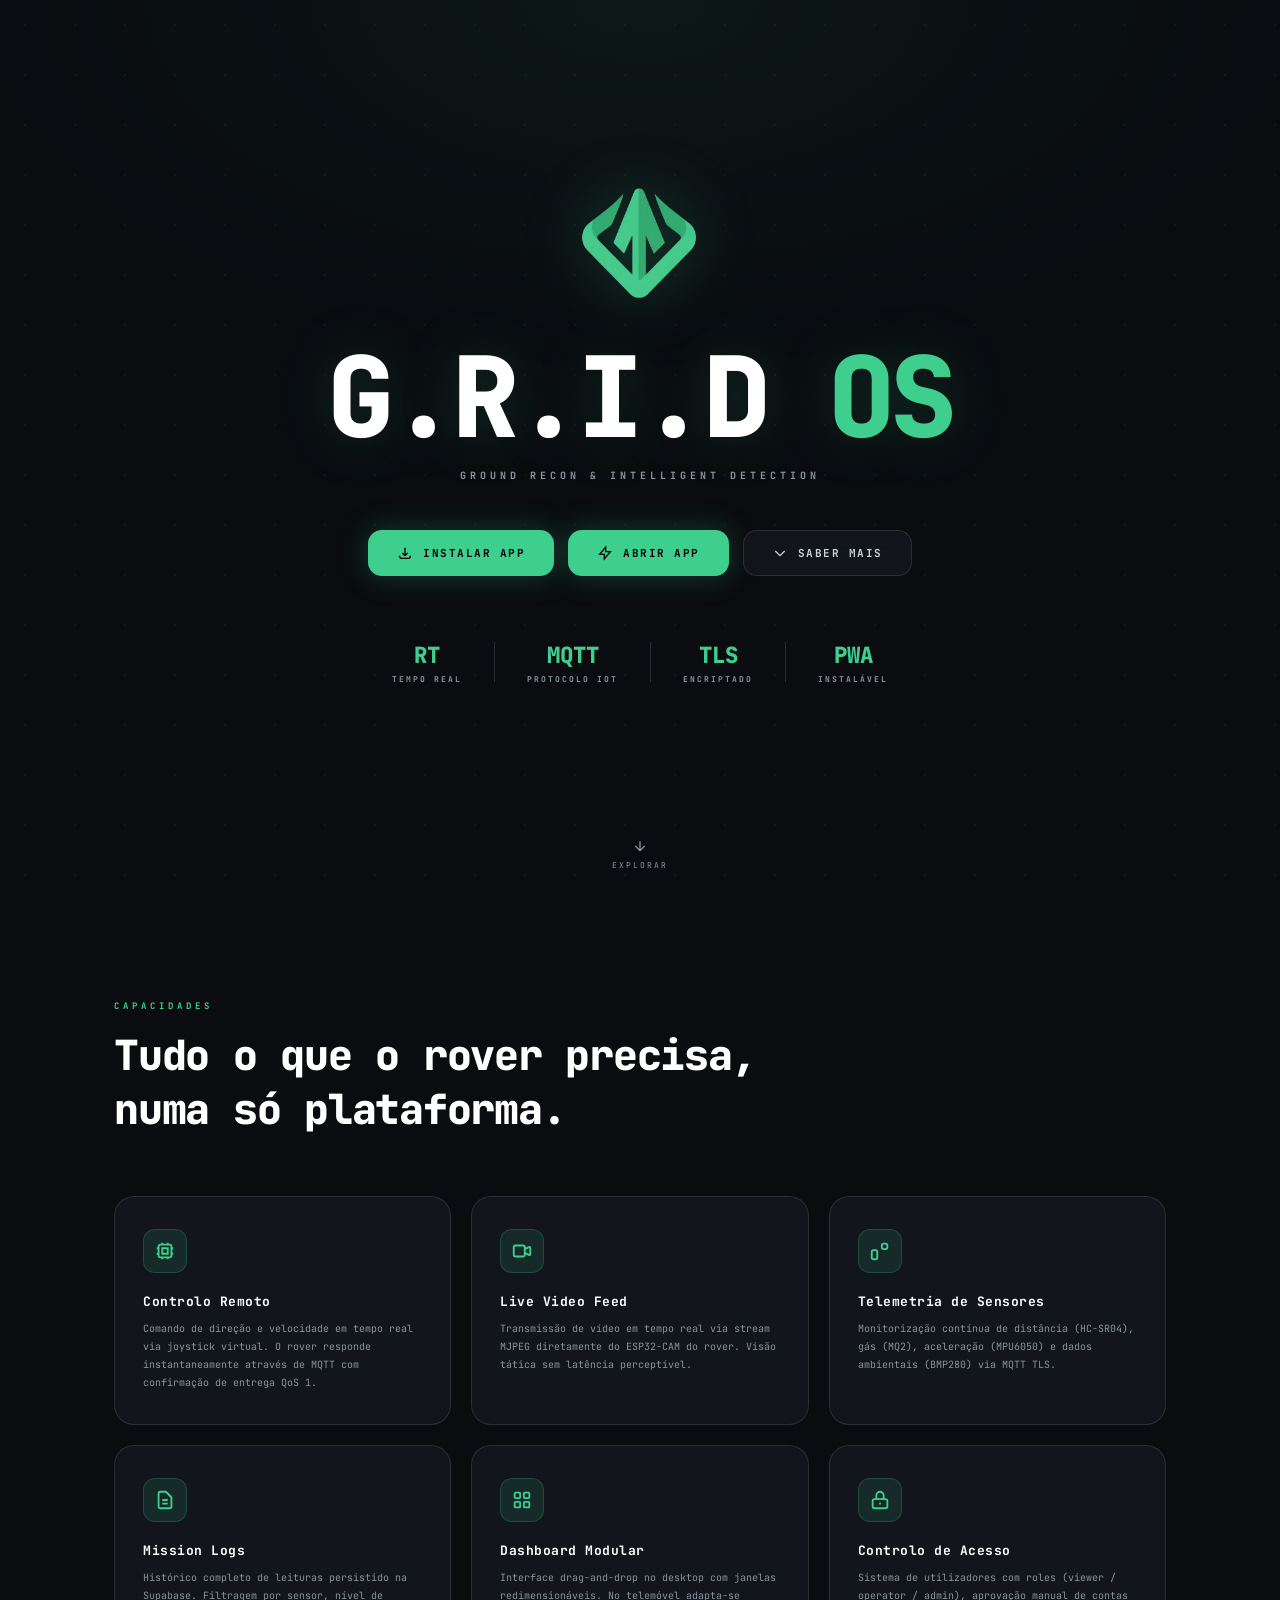
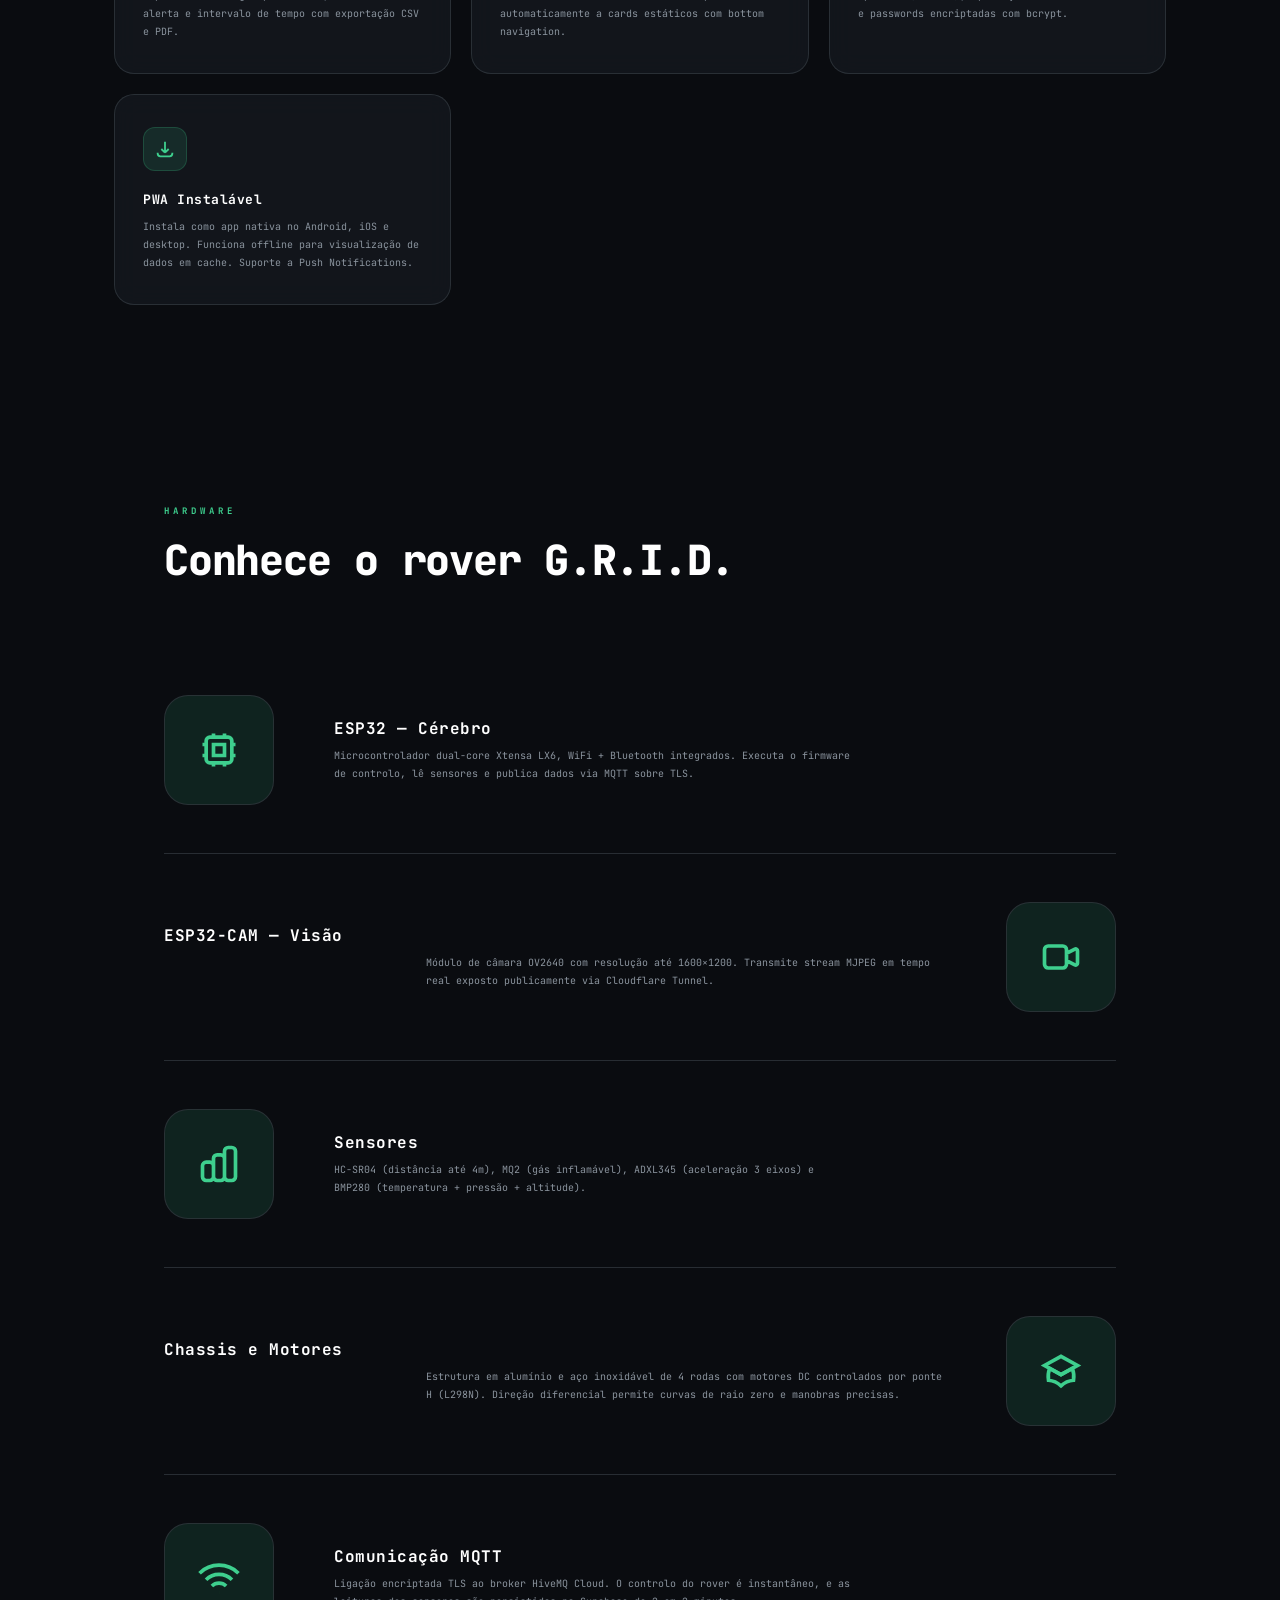
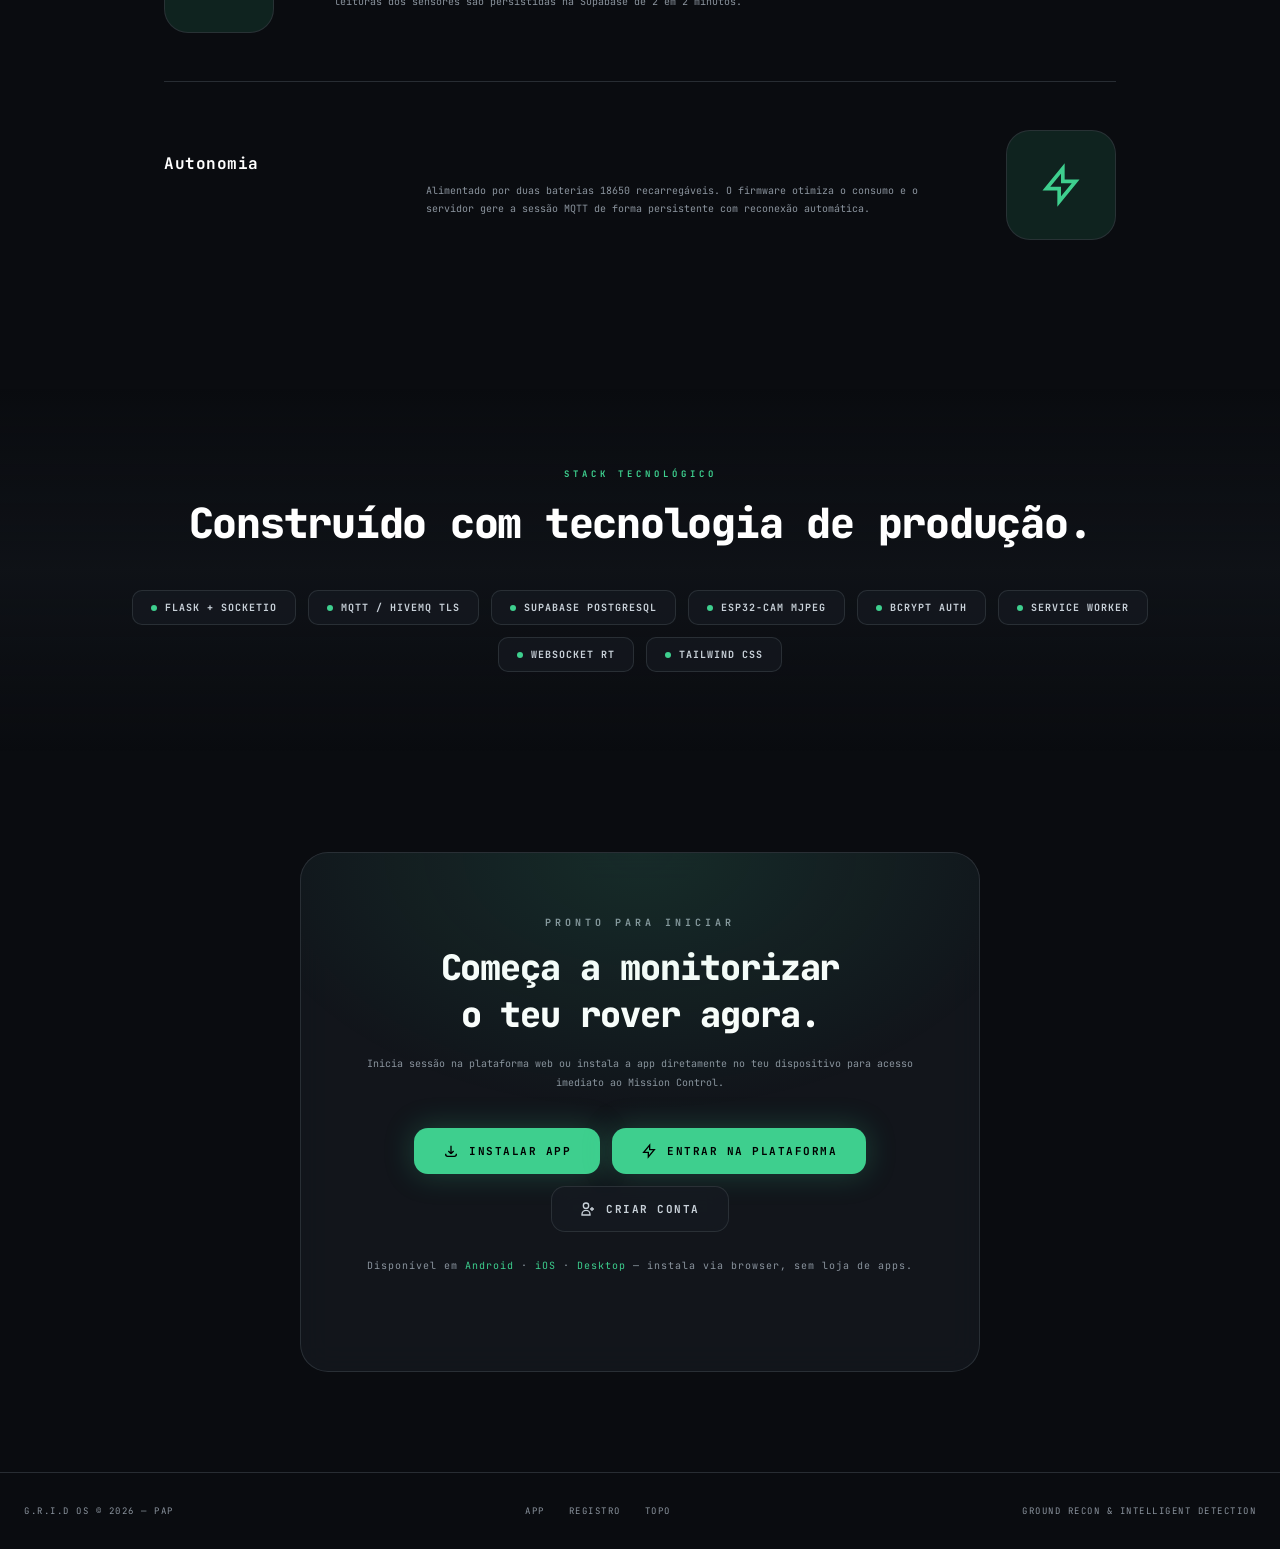
<file: templates/landing_apresentacao.html>
<!DOCTYPE html>
<html lang="pt">
<head>
    <meta charset="UTF-8">
    <meta name="viewport" content="width=device-width, initial-scale=1.0">
    <title>G.R.I.D OS — Ground Recon & Intelligent Detection</title>

    <!-- PWA: se aberto em modo standalone (instalado), redireciona para /app -->
    <script>
        (function() {
            var isStandalone =
                window.matchMedia('(display-mode: standalone)').matches ||
                window.navigator.standalone === true;
            if (isStandalone) {
                window.location.replace('/app');
            }
        })();
    </script>
    <link rel="icon" href="/static/icons/icon-192.png" type="image/png">
    <!-- PWA — o manifest aponta start_url para /app, não para aqui -->
    <link rel="manifest" href="/static/manifest.json">
    <meta name="theme-color" content="#0a0c10">
    <meta name="apple-mobile-web-app-capable" content="yes">
    <meta name="apple-mobile-web-app-status-bar-style" content="black-translucent">
    <meta name="apple-mobile-web-app-title" content="G.R.I.D">
    <link rel="apple-touch-icon" href="/static/icons/icon-192.png">

    <!-- SEO / Open Graph -->
    <meta name="description" content="G.R.I.D OS — Plataforma de monitorização de rovers de reconhecimento terrestre em tempo real.">
    <meta property="og:title" content="G.R.I.D OS">
    <meta property="og:description" content="Ground Recon & Intelligent Detection — Missão em tempo real.">
    <meta property="og:type" content="website">

    <link href="https://fonts.googleapis.com/css2?family=JetBrains+Mono:wght@300;400;700;800&display=swap" rel="stylesheet">

    <style>
        *, *::before, *::after { box-sizing: border-box; margin: 0; padding: 0; }

        :root {
            --accent:      #3ecf8e;
            --accent-dim:  rgba(62, 207, 142, 0.12);
            --accent-glow: rgba(62, 207, 142, 0.25);
            --bg:          #0a0c10;
            --bg2:         #0d1117;
            --card:        rgba(22, 27, 34, 0.7);
            --border:      rgba(48, 54, 61, 0.8);
            --text:        #c9d1d9;
            --muted:       #8b949e;
        }

        html { scroll-behavior: smooth; }

        body {
            font-family: 'JetBrains Mono', monospace;
            background: var(--bg);
            color: var(--text);
            overflow-x: hidden;
        }

        /* ── Grid de fundo ─────────────────────── */
        .grid-canvas {
            position: fixed; inset: 0; z-index: 0; pointer-events: none;
            background-image: radial-gradient(rgba(62,207,142,0.07) 1.5px, transparent 1.5px);
            background-size: 50px 50px;
        }

        /* ── Gradiente de profundidade ─────────── */
        .depth-gradient {
            position: fixed; inset: 0; z-index: 0; pointer-events: none;
            background: radial-gradient(ellipse 80% 60% at 50% 0%, rgba(62,207,142,0.06) 0%, transparent 70%);
        }

        /* ── Secções ───────────────────────────── */
        section { position: relative; z-index: 1; }

        #rover-canvas {
            display: none;
        }

        /* ══════════════════════════════════════
           HERO
        ══════════════════════════════════════ */
        #hero {
            min-height: 100vh;
            display: flex; flex-direction: column;
            align-items: center; justify-content: center;
            text-align: center;
            padding: 40px 24px 80px;
            gap: 0;
        }

        .hero-logo {
            width: 170px; height: 132px;
            margin-bottom: 32px;
            filter: drop-shadow(0 0 30px var(--accent-glow));
            animation: logo-float 4s ease-in-out infinite;
        }
        @keyframes logo-float {
            0%,100% { transform: translateY(0); filter: drop-shadow(0 0 30px var(--accent-glow)); }
            50%      { transform: translateY(-8px); filter: drop-shadow(0 0 50px rgba(62,207,142,0.4)); }
        }

        h1 {
            font-size: clamp(3rem, 10vw, 7rem);
            font-weight: 800;
            letter-spacing: -0.04em;
            color: #fff;
            text-shadow: 0 0 60px rgba(62,207,142,0.2);
            line-height: 1;
            margin-bottom: 16px;
        }
        h1 span { color: var(--accent); }

        .hero-sub {
            font-size: 10px; font-weight: 700;
            letter-spacing: 4px; text-transform: uppercase;
            color: var(--muted);
            margin-bottom: 48px;
        }

        /* ── CTA buttons ───────────────────── */
        .cta-group {
            display: flex; gap: 14px; flex-wrap: wrap; justify-content: center;
            margin-bottom: 64px;
        }

        .btn {
            display: inline-flex; align-items: center; gap: 10px;
            padding: 14px 28px;
            border-radius: 14px;
            font-family: 'JetBrains Mono', monospace;
            font-size: 11px; font-weight: 700;
            letter-spacing: 1.5px; text-transform: uppercase;
            cursor: pointer; text-decoration: none;
            transition: all 0.3s cubic-bezier(0.4,0,0.2,1);
            border: 1px solid transparent;
            white-space: nowrap;
        }
        .btn svg { width: 16px; height: 16px; flex-shrink: 0; stroke: currentColor; fill: none; }

        .btn-primary {
            background: var(--accent);
            color: #000;
            box-shadow: 0 0 30px var(--accent-glow);
        }
        .btn-primary:hover {
            background: #34b37a;
            box-shadow: 0 0 50px rgba(62,207,142,0.4);
            transform: translateY(-2px);
        }

        .btn-secondary {
            background: var(--card);
            color: var(--text);
            border-color: var(--border);
            backdrop-filter: blur(12px);
        }
        .btn-secondary:hover {
            border-color: var(--accent);
            color: var(--accent);
            transform: translateY(-2px);
        }

        #btn-install { display: inline-flex; }
        #btn-install-2 { display: inline-flex; }

        /* ── Stats row ──────────────────────── */
        .stats-row {
            display: flex; gap: 32px; flex-wrap: wrap; justify-content: center;
        }
        .stat {
            display: flex; flex-direction: column; align-items: center; gap: 4px;
        }
        .stat-val {
            font-size: 1.4rem; font-weight: 800; color: var(--accent);
        }
        .stat-label {
            font-size: 8px; font-weight: 700;
            letter-spacing: 2px; text-transform: uppercase; color: var(--muted);
        }
        .stat-divider {
            width: 1px; height: 40px; background: var(--border);
            align-self: center;
        }

        /* ── Scroll indicator ───────────────── */
        .scroll-hint {
            position: absolute; bottom: 30px; left: 50%; transform: translateX(-50%);
            display: flex; flex-direction: column; align-items: center; gap: 6px;
            font-size: 8px; letter-spacing: 2px; text-transform: uppercase; color: var(--muted);
            animation: fade-up 2s ease-in-out infinite;
        }
        @keyframes fade-up { 0%,100%{opacity:.3;transform:translateX(-50%) translateY(0)} 50%{opacity:1;transform:translateX(-50%) translateY(-4px)} }
        .scroll-hint svg { width:16px;height:16px;stroke:currentColor;fill:none;stroke-width:2; }

        /* ══════════════════════════════════════
           FEATURES
        ══════════════════════════════════════ */
        #features {
            padding: 100px 24px;
            max-width: 1100px; margin: 0 auto;
        }

        .section-label {
            font-size: 9px; font-weight: 700;
            letter-spacing: 4px; text-transform: uppercase;
            color: var(--accent); margin-bottom: 16px;
        }
        .section-title {
            font-size: clamp(1.6rem, 4vw, 2.6rem);
            font-weight: 800; color: #fff;
            letter-spacing: -0.03em;
            margin-bottom: 60px;
        }

        .features-grid {
            display: grid;
            grid-template-columns: repeat(auto-fit, minmax(280px, 1fr));
            gap: 20px;
        }

        .feature-card {
            background: var(--card);
            border: 1px solid var(--border);
            border-radius: 20px;
            padding: 32px 28px;
            backdrop-filter: blur(12px);
            transition: all 0.3s ease;
            position: relative;
            overflow: hidden;
        }
        .feature-card::before {
            content: '';
            position: absolute; top: 0; left: 0; right: 0; height: 1px;
            background: linear-gradient(90deg, transparent, var(--accent-glow), transparent);
            opacity: 0;
            transition: opacity 0.3s;
        }
        .feature-card:hover { border-color: rgba(62,207,142,0.3); transform: translateY(-4px); }
        .feature-card:hover::before { opacity: 1; }

        .feature-icon {
            width: 44px; height: 44px;
            background: var(--accent-dim);
            border: 1px solid rgba(62,207,142,0.2);
            border-radius: 12px;
            display: flex; align-items: center; justify-content: center;
            margin-bottom: 20px;
        }
        .feature-icon svg { width: 22px; height: 22px; stroke: var(--accent); fill: none; }

        .feature-title {
            font-size: 13px; font-weight: 700;
            color: #fff; margin-bottom: 10px;
            letter-spacing: 0.5px;
        }
        .feature-desc {
            font-size: 10px; line-height: 1.8;
            color: var(--muted); font-weight: 400;
        }

        /* ══════════════════════════════════════
           O ROVER — alternating rows
        ══════════════════════════════════════ */
        #rover {
            padding: 100px 24px;
            max-width: 1000px; margin: 0 auto;
        }
        .rover-row {
            display: flex;
            align-items: center;
            gap: 60px;
            padding: 48px 0;
            border-bottom: 1px solid var(--border);
        }
        .rover-row:last-of-type { border-bottom: none; }
        .rover-row--reverse { flex-direction: row-reverse; }
        .rover-icon {
            flex-shrink: 0;
            width: 110px; height: 110px;
            border-radius: 24px;
            border: 1px solid var(--border);
            display: flex; align-items: center; justify-content: center;
            background: var(--accent-dim);
            transition: all 0.3s ease;
        }
        .rover-row:hover .rover-icon {
            border-color: var(--accent);
            box-shadow: 0 0 30px var(--accent-glow);
        }
        .rover-icon svg {
            width: 44px; height: 44px;
            stroke: var(--accent); fill: none;
        }
        .rover-content { flex: 1; }
        .rover-content h3 {
            font-size: 16px; font-weight: 700;
            color: #fff; margin-bottom: 8px;
            letter-spacing: 0.5px;
        }
        .rover-content p {
            font-size: 10px; line-height: 1.8;
            color: var(--muted); max-width: 520px;
        }
        .rover-row--reverse .rover-content p { margin-left: auto; }
        @media (max-width: 640px) {
            .rover-row,
            .rover-row--reverse {
                flex-direction: column;
                text-align: center;
                gap: 24px;
            }
            .rover-content p {
                max-width: 100%;
            }
            .rover-row--reverse .rover-content p {
                margin-left: 0;
            }
        }

        /* ══════════════════════════════════════
           TECH STACK
        ══════════════════════════════════════ */
        #tech {
            padding: 80px 24px;
            background: linear-gradient(180deg, transparent, rgba(22,27,34,0.4), transparent);
        }
        #tech .inner { max-width: 1100px; margin: 0 auto; }

        .tech-pills {
            display: flex; flex-wrap: wrap; gap: 12px;
            justify-content: center; margin-top: 40px;
        }
        .tech-pill {
            display: flex; align-items: center; gap: 8px;
            padding: 10px 18px;
            background: var(--card); border: 1px solid var(--border);
            border-radius: 10px;
            font-size: 10px; font-weight: 700; color: var(--text);
            letter-spacing: 1px; text-transform: uppercase;
            transition: all 0.2s;
        }
        .tech-pill:hover { border-color: var(--accent); color: var(--accent); }
        .tech-pill-dot { width: 6px; height: 6px; border-radius: 50%; background: var(--accent); }

        /* ══════════════════════════════════════
           INSTALL / CTA FINAL
        ══════════════════════════════════════ */
        #cta-final {
            padding: 100px 24px;
            text-align: center;
        }
        #cta-final .inner { max-width: 680px; margin: 0 auto; }

        .cta-card {
            background: var(--card);
            border: 1px solid var(--border);
            border-radius: 28px;
            padding: 60px 40px;
            backdrop-filter: blur(16px);
            position: relative; overflow: hidden;
        }
        .cta-card::after {
            content: '';
            position: absolute; inset: 0;
            background: radial-gradient(ellipse 60% 50% at 50% 0%, var(--accent-dim), transparent);
            pointer-events: none;
        }

        .cta-card h2 {
            font-size: clamp(1.4rem, 4vw, 2.2rem);
            font-weight: 800; color: #fff;
            letter-spacing: -0.03em; margin-bottom: 16px;
        }
        .cta-card p {
            font-size: 10px; line-height: 1.9;
            color: var(--muted); margin-bottom: 36px;
        }
        .cta-buttons {
            display: flex; gap: 12px; flex-wrap: wrap; justify-content: center;
        }

        .platform-note {
            margin-top: 24px;
            font-size: 9px; color: var(--muted);
            letter-spacing: 1px;
        }
        .platform-note span { color: var(--accent); }

        /* ══════════════════════════════════════
           FOOTER
        ══════════════════════════════════════ */
        footer {
            position: relative; z-index: 1;
            border-top: 1px solid var(--border);
            padding: 32px 24px;
            display: flex; justify-content: space-between; align-items: center;
            flex-wrap: wrap; gap: 16px;
            font-size: 9px; color: var(--muted);
            letter-spacing: 1.5px; text-transform: uppercase;
        }
        footer a { color: var(--muted); text-decoration: none; transition: color 0.2s; }
        footer a:hover { color: var(--accent); }

        /* ══════════════════════════════════════
           RESPONSIVE
        ══════════════════════════════════════ */
        @media (max-width: 600px) {
            .stats-row { gap: 20px; }
            .stat-divider { display: none; }
            .cta-card { padding: 40px 24px; }
            footer { justify-content: center; text-align: center; }
            #rover-canvas { opacity: 0.12 !important; }
        }
    </style>
</head>
<body>

<div class="grid-canvas"></div>
<div class="depth-gradient"></div>

<!-- ══════════════════════════════════════
     HERO
══════════════════════════════════════ -->
<section id="hero">

    <img src="/static/logo.png" alt="G.R.I.D" class="hero-logo">

    <h1>G.R.I.D <span>OS</span></h1>
    <p class="hero-sub">Ground Recon &amp; Intelligent Detection</p>

    <div class="cta-group">
        <button id="btn-install" class="btn btn-primary btn-install-pwa">
            <svg viewBox="0 0 24 24"><path stroke-width="2" d="M4 16v1a3 3 0 003 3h10a3 3 0 003-3v-1m-4-4l-4 4m0 0l-4-4m4 4V4"></path></svg>
            Instalar App
        </button>

        <a href="/login" class="btn btn-primary" id="btn-entrar">
            <svg viewBox="0 0 24 24"><path stroke-width="2" d="M13 10V3L4 14h7v7l9-11h-7z"></path></svg>
            Abrir App
        </a>

        <a href="#features" class="btn btn-secondary">
            <svg viewBox="0 0 24 24"><path stroke-width="2" d="M19 9l-7 7-7-7"></path></svg>
            Saber Mais
        </a>
    </div>

    <div class="stats-row">
        <div class="stat">
            <span class="stat-val">RT</span>
            <span class="stat-label">Tempo Real</span>
        </div>
        <div class="stat-divider"></div>
        <div class="stat">
            <span class="stat-val">MQTT</span>
            <span class="stat-label">Protocolo IoT</span>
        </div>
        <div class="stat-divider"></div>
        <div class="stat">
            <span class="stat-val">TLS</span>
            <span class="stat-label">Encriptado</span>
        </div>
        <div class="stat-divider"></div>
        <div class="stat">
            <span class="stat-val">PWA</span>
            <span class="stat-label">Instalável</span>
        </div>
    </div>

    <div class="scroll-hint">
        <svg viewBox="0 0 24 24"><path d="M12 5v14M5 12l7 7 7-7"></path></svg>
        Explorar
    </div>
</section>

<!-- ══════════════════════════════════════
     FEATURES
══════════════════════════════════════ -->
<section id="features">
        <p class="section-label">Capacidades</p>
        <h2 class="section-title">Tudo o que o rover precisa,<br>numa só plataforma.</h2>

    <div class="features-grid">

        <div class="feature-card">
            <div class="feature-icon">
                <svg viewBox="0 0 24 24"><path stroke-width="2" d="M9 3v2m6-2v2M9 19v2m6-2v2M5 9H3m2 6H3m18-6h-2m2 6h-2M7 19h10a2 2 0 002-2V7a2 2 0 00-2-2H7a2 2 0 00-2 2v10a2 2 0 002 2zM9 9h6v6H9V9z"/></svg>
            </div>
            <p class="feature-title">Controlo Remoto</p>
            <p class="feature-desc">Comando de direção e velocidade em tempo real via joystick virtual. O rover responde instantaneamente através de MQTT com confirmação de entrega QoS 1.</p>
        </div>

        <div class="feature-card">
            <div class="feature-icon">
                <svg viewBox="0 0 24 24"><path stroke-width="2" d="M15 10l4.553-2.276A1 1 0 0121 8.618v6.764a1 1 0 01-1.447.894L15 14M5 18h8a2 2 0 002-2V8a2 2 0 00-2-2H5a2 2 0 00-2 2v8a2 2 0 002 2z"></path></svg>
            </div>
            <p class="feature-title">Live Video Feed</p>
            <p class="feature-desc">Transmissão de vídeo em tempo real via stream MJPEG diretamente do ESP32-CAM do rover. Visão tática sem latência perceptível.</p>
        </div>

        <div class="feature-card">
            <div class="feature-icon">
                <svg viewBox="0 0 24 24"><path stroke-width="2" d="M9 19v-6a2 2 0 00-2-2H5a2 2 0 00-2 2v6a2 2 0 002 2h2a2 2 0 002-2zM14 6a2 2 0 012-2h2a2 2 0 012 2v2a2 2 0 01-2 2h-2a2 2 0 01-2-2V6z"></path></svg>
            </div>
            <p class="feature-title">Telemetria de Sensores</p>
            <p class="feature-desc">Monitorização contínua de distância (HC-SR04), gás (MQ2), aceleração (MPU6050) e dados ambientais (BMP280) via MQTT TLS.</p>
        </div>

        <div class="feature-card">
            <div class="feature-icon">
                <svg viewBox="0 0 24 24"><path stroke-width="2" d="M9 12h6m-6 4h6m2 5H7a2 2 0 01-2-2V5a2 2 0 012-2h5.586a1 1 0 01.707.293l5.414 5.414a1 1 0 01.293.707V19a2 2 0 01-2 2z"></path></svg>
            </div>
            <p class="feature-title">Mission Logs</p>
            <p class="feature-desc">Histórico completo de leituras persistido na Supabase. Filtragem por sensor, nível de alerta e intervalo de tempo com exportação CSV e PDF.</p>
        </div>

        <div class="feature-card">
            <div class="feature-icon">
                <svg viewBox="0 0 24 24"><path stroke-width="2" d="M4 5a1 1 0 011-1h4a1 1 0 011 1v4a1 1 0 01-1 1H5a1 1 0 01-1-1V5zM14 5a1 1 0 011-1h4a1 1 0 011 1v4a1 1 0 01-1 1h-4a1 1 0 01-1-1V5zM4 15a1 1 0 011-1h4a1 1 0 011 1v4a1 1 0 01-1 1H5a1 1 0 01-1-1v-4zM14 15a1 1 0 011-1h4a1 1 0 011 1v4a1 1 0 01-1 1h-4a1 1 0 01-1-1v-4z"></path></svg>
            </div>
            <p class="feature-title">Dashboard Modular</p>
            <p class="feature-desc">Interface drag-and-drop no desktop com janelas redimensionáveis. No telemóvel adapta-se automaticamente a cards estáticos com bottom navigation.</p>
        </div>

        <div class="feature-card">
            <div class="feature-icon">
                <svg viewBox="0 0 24 24"><path stroke-width="2" d="M12 15v2m-6 4h12a2 2 0 002-2v-6a2 2 0 00-2-2H6a2 2 0 00-2 2v6a2 2 0 002 2zm10-10V7a4 4 0 00-8 0v4h8z"></path></svg>
            </div>
            <p class="feature-title">Controlo de Acesso</p>
            <p class="feature-desc">Sistema de utilizadores com roles (viewer / operator / admin), aprovação manual de contas e passwords encriptadas com bcrypt.</p>
        </div>

        <div class="feature-card">
            <div class="feature-icon">
                <svg viewBox="0 0 24 24"><path stroke-width="2" d="M4 16v1a3 3 0 003 3h10a3 3 0 003-3v-1m-4-4l-4 4m0 0l-4-4m4 4V4"></path></svg>
            </div>
            <p class="feature-title">PWA Instalável</p>
            <p class="feature-desc">Instala como app nativa no Android, iOS e desktop. Funciona offline para visualização de dados em cache. Suporte a Push Notifications.</p>
        </div>

    </div>
</section>

<!-- ══════════════════════════════════════
     O ROVER
══════════════════════════════════════ -->
<section id="rover">
    <p class="section-label">Hardware</p>
    <h2 class="section-title">Conhece o rover G.R.I.D.</h2>

    <div class="rover-row">
        <div class="rover-icon">
            <svg viewBox="0 0 24 24"><path stroke-width="2" d="M9 3v2m6-2v2M9 19v2m6-2v2M5 9H3m2 6H3m18-6h-2m2 6h-2M7 19h10a2 2 0 002-2V7a2 2 0 00-2-2H7a2 2 0 00-2 2v10a2 2 0 002 2zM9 9h6v6H9V9z"/></svg>
        </div>
        <div class="rover-content">
            <h3>ESP32 — Cérebro</h3>
            <p>Microcontrolador dual-core Xtensa LX6, WiFi + Bluetooth integrados. Executa o firmware de controlo, lê sensores e publica dados via MQTT sobre TLS.</p>
        </div>
    </div>

    <div class="rover-row rover-row--reverse">
        <div class="rover-icon">
            <svg viewBox="0 0 24 24"><path stroke-width="2" d="M15 10l4.553-2.276A1 1 0 0121 8.618v6.764a1 1 0 01-1.447.894L15 14M5 18h8a2 2 0 002-2V8a2 2 0 00-2-2H5a2 2 0 00-2 2v8a2 2 0 002 2z"></path></svg>
        </div>
        <div class="rover-content">
            <h3>ESP32-CAM — Visão</h3>
            <p>Módulo de câmara OV2640 com resolução até 1600×1200. Transmite stream MJPEG em tempo real exposto publicamente via Cloudflare Tunnel.</p>
        </div>
    </div>

    <div class="rover-row">
        <div class="rover-icon">
            <svg viewBox="0 0 24 24"><path stroke-width="2" d="M9 19v-6a2 2 0 00-2-2H5a2 2 0 00-2 2v6a2 2 0 002 2h2a2 2 0 002-2zm0 0V9a2 2 0 012-2h2a2 2 0 012 2v10m-6 0a2 2 0 002 2h2a2 2 0 002-2m0 0V5a2 2 0 012-2h2a2 2 0 012 2v14a2 2 0 01-2 2h-2a2 2 0 01-2-2z"></path></svg>
        </div>
        <div class="rover-content">
            <h3>Sensores</h3>
            <p>HC-SR04 (distância até 4m), MQ2 (gás inflamável), ADXL345 (aceleração 3 eixos) e BMP280 (temperatura + pressão + altitude).</p>
        </div>
    </div>

    <div class="rover-row rover-row--reverse">
        <div class="rover-icon">
            <svg viewBox="0 0 24 24"><path stroke-width="2" d="M12 14l9-5-9-5-9 5 9 5z"/><path stroke-width="2" d="M12 14l6.16-3.422a12.083 12.083 0 01.665 6.479A11.952 11.952 0 0012 20.055a11.952 11.952 0 00-6.824-2.998 12.078 12.078 0 01.665-6.479L12 14z"/></svg>
        </div>
        <div class="rover-content">
            <h3>Chassis e Motores</h3>
            <p>Estrutura em alumínio e aço inoxidável de 4 rodas com motores DC controlados por ponte H (L298N). Direção diferencial permite curvas de raio zero e manobras precisas.</p>
        </div>
    </div>

    <div class="rover-row">
        <div class="rover-icon">
            <svg viewBox="0 0 24 24"><path stroke-width="2" d="M8.111 16.404a5.5 5.5 0 017.778 0M12 20h.01m-7.08-7.071c3.904-3.905 10.236-3.905 14.141 0M1.394 9.393c5.857-5.858 15.355-5.858 21.213 0"/></svg>
        </div>
        <div class="rover-content">
            <h3>Comunicação MQTT</h3>
            <p>Ligação encriptada TLS ao broker HiveMQ Cloud. O controlo do rover é instantâneo, e as leituras dos sensores são persistidas na Supabase de 2 em 2 minutos.</p>
        </div>
    </div>

    <div class="rover-row rover-row--reverse">
        <div class="rover-icon">
            <svg viewBox="0 0 24 24"><path stroke-width="2" d="M13 10V3L4 14h7v7l9-11h-7z"/></svg>
        </div>
        <div class="rover-content">
            <h3>Autonomia</h3>
            <p>Alimentado por duas baterias 18650 recarregáveis. O firmware otimiza o consumo e o servidor gere a sessão MQTT de forma persistente com reconexão automática.</p>
        </div>
    </div>
</section>

<!-- ══════════════════════════════════════
     TECH STACK
══════════════════════════════════════ -->
<section id="tech">
    <div class="inner" style="text-align:center">
        <p class="section-label">Stack Tecnológico</p>
        <h2 class="section-title" style="margin-bottom:0">Construído com tecnologia de produção.</h2>
        <div class="tech-pills">
            <div class="tech-pill"><span class="tech-pill-dot"></span>Flask + SocketIO</div>
            <div class="tech-pill"><span class="tech-pill-dot"></span>MQTT / HiveMQ TLS</div>
            <div class="tech-pill"><span class="tech-pill-dot"></span>Supabase PostgreSQL</div>
            <div class="tech-pill"><span class="tech-pill-dot"></span>ESP32-CAM MJPEG</div>
            <div class="tech-pill"><span class="tech-pill-dot"></span>bcrypt Auth</div>
            <div class="tech-pill"><span class="tech-pill-dot"></span>Service Worker</div>
            <div class="tech-pill"><span class="tech-pill-dot"></span>WebSocket RT</div>
            <div class="tech-pill"><span class="tech-pill-dot"></span>Tailwind CSS</div>
        </div>
    </div>
</section>

<!-- ══════════════════════════════════════
     CTA FINAL
══════════════════════════════════════ -->
<section id="cta-final">
    <div class="inner">
        <div class="cta-card">
            <p class="section-label" style="margin-bottom:12px">Pronto para iniciar</p>
            <h2>Começa a monitorizar<br>o teu rover agora.</h2>
            <p>Inicia sessão na plataforma web ou instala a app diretamente no teu dispositivo para acesso imediato ao Mission Control.</p>

            <div class="cta-buttons">
                <button id="btn-install-2" class="btn btn-primary btn-install-pwa">
                    <svg viewBox="0 0 24 24"><path stroke-width="2" d="M4 16v1a3 3 0 003 3h10a3 3 0 003-3v-1m-4-4l-4 4m0 0l-4-4m4 4V4"></path></svg>
                    Instalar App
                </button>
                <a href="/login" class="btn btn-primary">
                    <svg viewBox="0 0 24 24"><path stroke-width="2" d="M13 10V3L4 14h7v7l9-11h-7z"></path></svg>
                    Entrar na Plataforma
                </a>
                <a href="/register" class="btn btn-secondary">
                    <svg viewBox="0 0 24 24"><path stroke-width="2" d="M18 9v3m0 0v3m0-3h3m-3 0h-3m-2-5a4 4 0 11-8 0 4 4 0 018 0zM3 20a6 6 0 0112 0v1H3v-1z"></path></svg>
                    Criar Conta
                </a>
            </div>

            <p class="platform-note">
                Disponível em <span>Android</span> · <span>iOS</span> · <span>Desktop</span> — instala via browser, sem loja de apps.
            </p>
        </div>
    </div>
</section>

<!-- ══════════════════════════════════════
     FOOTER
══════════════════════════════════════ -->
<footer>
    <span>G.R.I.D OS &copy; 2026 — PAP</span>
    <div style="display:flex;gap:24px">
        <a href="/login">App</a>
        <a href="/register">Registro</a>
        <a href="#hero">Topo</a>
    </div>
    <span>Ground Recon &amp; Intelligent Detection</span>
</footer>


<script>
    /* ── PWA Install ───────────────────────────────────────── */
    let deferredPrompt = null;
    const isIOS = /iPad|iPhone|iPod/.test(navigator.userAgent) && !window.MSStream;
    const isStandalone = window.matchMedia('(display-mode: standalone)').matches || window.navigator.standalone;

    window.addEventListener('beforeinstallprompt', (e) => {
        e.preventDefault();
        deferredPrompt = e;
    });

    window.addEventListener('appinstalled', () => {
        deferredPrompt = null;
        document.querySelectorAll('.btn-install-pwa').forEach(b => {
            b.textContent = '✓ Instalado!';
            b.style.opacity = '0.5';
            b.style.pointerEvents = 'none';
        });
    });

    if ('serviceWorker' in navigator) {
        navigator.serviceWorker.register('/static/sw.js').catch(() => {});
    }

    document.addEventListener('DOMContentLoaded', () => {
        if (isStandalone) {
            document.querySelectorAll('.btn-install-pwa').forEach(b => b.style.display = 'none');
            return;
        }

        document.querySelectorAll('.btn-install-pwa').forEach(btn => {
            btn.addEventListener('click', async (e) => {
                e.preventDefault();

                if (deferredPrompt) {
                    await deferredPrompt.prompt();
                    const { outcome } = await deferredPrompt.userChoice;
                    deferredPrompt = null;
                    if (outcome === 'accepted') {
                        btn.textContent = '✓ A instalar...';
                        btn.style.opacity = '0.5';
                        btn.style.pointerEvents = 'none';
                    }
                    return;
                }

                const isAndroid = /Android/.test(navigator.userAgent);
                const msg = isIOS
                    ? ' Safari → toca em Partilhar ⬆ → "Adicionar ao ecrã principal"'
                    : isAndroid
                        ? ' Chrome → menu ⋮ → "Adicionar ao ecrã inicial"'
                        : ' Chrome/Edge → clica no ícone ⊕ na barra de endereço';

                let tip = document.getElementById('install-tip');
                if (!tip) {
                    tip = document.createElement('div');
                    tip.id = 'install-tip';
                    tip.style.cssText = 'margin-top:10px;padding:10px 14px;background:rgba(62,207,142,0.1);border:1px solid rgba(62,207,142,0.3);border-radius:10px;font-size:12px;color:#c9d1d9;text-align:center;max-width:320px;';
                    btn.insertAdjacentElement('afterend', tip);
                }
                tip.textContent = msg;
                setTimeout(() => tip && tip.remove(), 7000);
            });
        });
    });
</script>
</body>
</html>
</file>
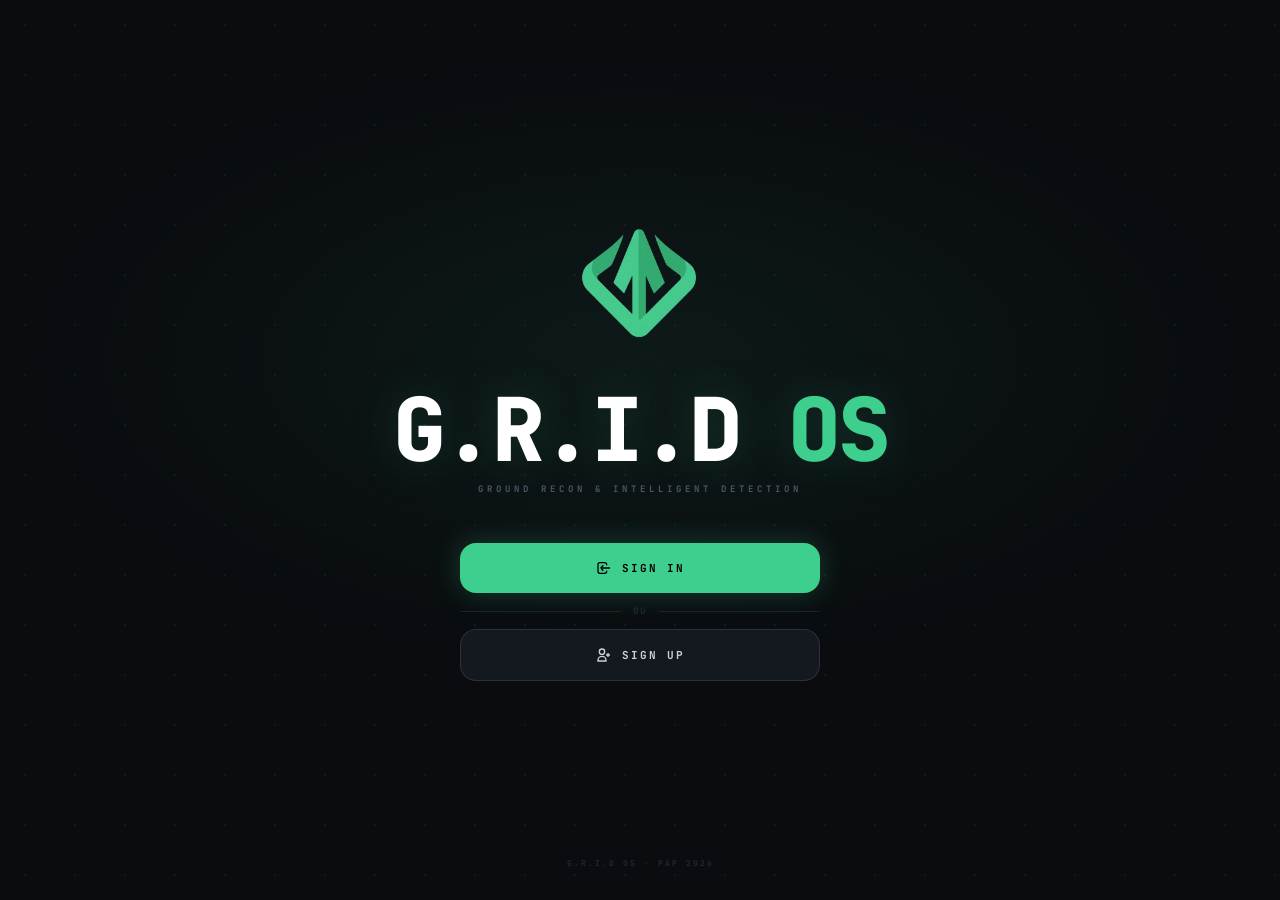
<file: templates/welcome.html>
<!DOCTYPE html>
<html lang="pt">
<head>
    <meta charset="UTF-8">
    <meta name="viewport" content="width=device-width, initial-scale=1.0">
    <title>G.R.I.D OS</title>

    <!-- PWA -->
    <link rel="icon" href="/static/icons/icon-192.png" type="image/png">
    <link rel="manifest" href="/static/manifest.json">
    <meta name="theme-color" content="#0a0c10">
    <meta name="apple-mobile-web-app-capable" content="yes">
    <meta name="apple-mobile-web-app-status-bar-style" content="black-translucent">
    <meta name="apple-mobile-web-app-title" content="G.R.I.D">
    <link rel="apple-touch-icon" href="/static/icons/icon-192.png">

    <link href="https://fonts.googleapis.com/css2?family=JetBrains+Mono:wght@300;400;700;800&display=swap" rel="stylesheet">

    <style>
        *, *::before, *::after { box-sizing: border-box; margin: 0; padding: 0; }

        body {
            font-family: 'JetBrains Mono', monospace;
            background: #0a0c10;
            color: #c9d1d9;
            height: 100dvh;
            overflow: hidden;
            display: flex;
            flex-direction: column;
            align-items: center;
            justify-content: space-between;
            padding: 40px 32px calc(32px + env(safe-area-inset-bottom));
        }

        .grid-bg {
            position: fixed; inset: 0; z-index: 0; pointer-events: none;
            background-image: radial-gradient(rgba(62,207,142,0.08) 1.5px, transparent 1.5px);
            background-size: 50px 50px;
        }
        .glow-bg {
            position: fixed; inset: 0; z-index: 0; pointer-events: none;
            background: radial-gradient(ellipse 70% 50% at 50% 40%, rgba(62,207,142,0.07) 0%, transparent 70%);
        }

        .center {
            position: relative; z-index: 1;
            display: flex; flex-direction: column;
            align-items: center;
            flex: 1;
            justify-content: center;
        }

        .logo-wrap {
            margin-bottom: 36px;
            animation: float 4s ease-in-out infinite;
        }
        @keyframes float {
            0%,100% { transform: translateY(0);    filter: drop-shadow(0 0 28px rgba(62,207,142,0.3)); }
            50%      { transform: translateY(-8px); filter: drop-shadow(0 0 48px rgba(62,207,142,0.5)); }
        }
        .logo-wrap img { width: 170px; height: 132px; object-fit: contain; display: block; }
        .logo-svg { width: 110px; height: 110px; }

        .title {
            font-size: clamp(3.2rem, 14vw, 5.5rem);
            font-weight: 800;
            letter-spacing: -0.04em;
            color: #fff;
            line-height: 1;
            text-shadow: 0 0 50px rgba(62,207,142,0.2);
            margin-bottom: 10px;
        }
        .title-accent { color: #3ecf8e; }

        .subtitle {
            font-size: 9px; font-weight: 700;
            letter-spacing: 4px; text-transform: uppercase;
            color: #4b5563; white-space: nowrap;
        }

        .buttons {
            position: relative; z-index: 1;
            width: 100%; max-width: 360px;
            display: flex; flex-direction: column;
            gap: 12px;
        }

        .btn {
            display: flex; align-items: center; justify-content: center; gap: 10px;
            width: 100%; padding: 17px 24px;
            border-radius: 16px;
            font-family: 'JetBrains Mono', monospace;
            font-size: 11px; font-weight: 700;
            letter-spacing: 2px; text-transform: uppercase;
            text-decoration: none; cursor: pointer; border: none;
            transition: all 0.25s cubic-bezier(0.4,0,0.2,1);
            -webkit-tap-highlight-color: transparent;
        }
        .btn svg { width: 16px; height: 16px; stroke: currentColor; fill: none; flex-shrink: 0; }

        .btn-signin {
            background: #3ecf8e;
            color: #000;
            box-shadow: 0 0 28px rgba(62,207,142,0.25);
        }
        .btn-signin:active { transform: scale(0.97); background: #34b37a; }

        .btn-signup {
            background: rgba(22,27,34,0.9);
            color: #c9d1d9;
            border: 1px solid rgba(48,54,61,0.9);
            backdrop-filter: blur(12px);
        }
        .btn-signup:active { transform: scale(0.97); border-color: #3ecf8e; color: #3ecf8e; }

        .divider {
            display: flex; align-items: center; gap: 12px;
            color: #1f2937; font-size: 9px; font-weight: 700;
            letter-spacing: 2px; text-transform: uppercase;
        }
        .divider::before, .divider::after {
            content: ''; flex: 1;
            height: 1px; background: rgba(48,54,61,0.5);
        }

        .footer-note {
            position: relative; z-index: 1;
            font-size: 8px; font-weight: 700;
            letter-spacing: 2px; text-transform: uppercase;
            color: #1f2937; text-align: center;
        }
    </style>
</head>
<body>

    <div class="grid-bg"></div>
    <div class="glow-bg"></div>

    <div style="display:flex;flex-direction:column;align-items:center;justify-content:center;flex:1;gap:48px;width:100%;position:relative;z-index:1;">
        <div class="center" style="flex:unset;">
            <div class="logo-wrap">
                <img src="/static/logo.png" alt="G.R.I.D"
                     onerror="this.style.display='none'; document.getElementById('logo-svg').style.display='block'">
                <svg id="logo-svg" class="logo-svg" style="display:none" viewBox="0 0 100 100" fill="none">
                    <circle cx="50" cy="50" r="48" stroke="rgba(62,207,142,0.15)" stroke-width="1.5"/>
                    <circle cx="50" cy="50" r="36" stroke="rgba(62,207,142,0.08)" stroke-width="1"/>
                    <polygon points="56,18 30,54 50,54 44,82 70,46 50,46" fill="#3ecf8e" opacity="0.95"/>
                </svg>
            </div>
            <h1 class="title">G.R.I.D <span class="title-accent">OS</span></h1>
            <p class="subtitle">Ground Recon &amp; Intelligent Detection</p>
        </div>

        <div class="buttons">
            <a href="/login" class="btn btn-signin">
                <svg viewBox="0 0 24 24"><path stroke-width="2" d="M11 16l-4-4m0 0l4-4m-4 4h14m-5 4v1a3 3 0 01-3 3H6a3 3 0 01-3-3V7a3 3 0 013-3h7a3 3 0 013 3v1"></path></svg>
                Sign In
            </a>
            <div class="divider">ou</div>
            <a href="/register" class="btn btn-signup">
                <svg viewBox="0 0 24 24"><path stroke-width="2" d="M18 9v3m0 0v3m0-3h3m-3 0h-3m-2-5a4 4 0 11-8 0 4 4 0 018 0zM3 20a6 6 0 0112 0v1H3v-1z"></path></svg>
                Sign Up
            </a>
        </div>
    </div>

    <p class="footer-note">G.R.I.D OS &middot; PAP 2026</p>

    <script>
        if ('serviceWorker' in navigator) {
            navigator.serviceWorker.register('/static/sw.js').catch(() => {});
        }
    </script>
</body>
</html>
</file>
